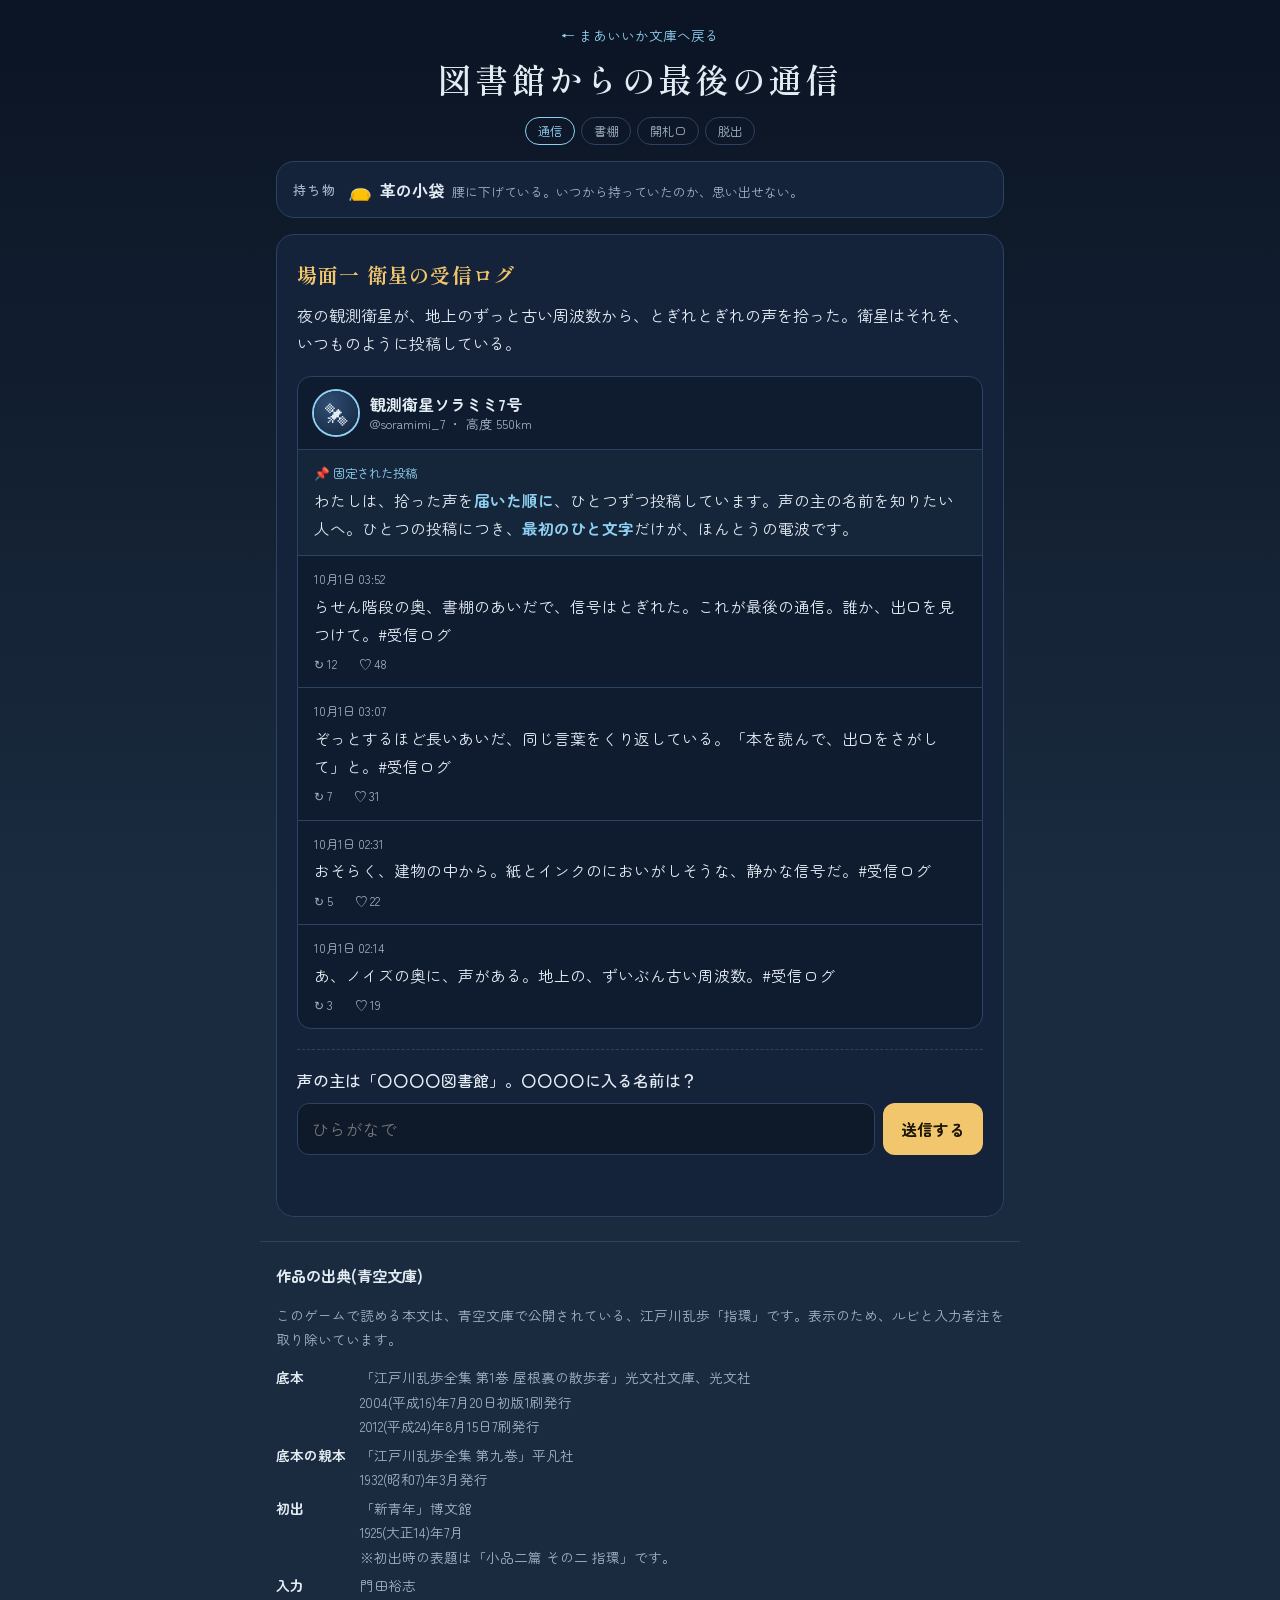
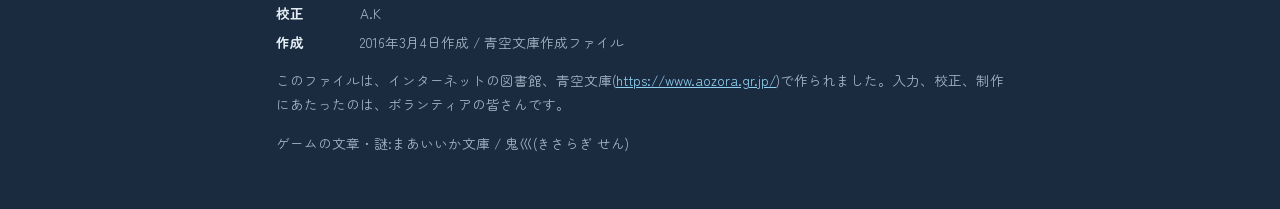
<file: library-escape/index.html>
<!DOCTYPE html>
<html lang="ja">
<head>
  <meta charset="utf-8">
  <meta name="viewport" content="width=device-width, initial-scale=1">
  <meta name="robots" content="noindex, nofollow">
  <title>図書館からの最後の通信</title>
  <meta name="description" content="人工衛星が拾った、古い図書館の最後の通信。江戸川乱歩『指環』を読んで、図書館から脱出する短い謎解きゲームです。">
  <meta name="theme-color" content="#0f1a2b">
  <link rel="icon" href="data:image/svg+xml,%3Csvg xmlns='http://www.w3.org/2000/svg' viewBox='0 0 64 64'%3E%3Ccircle cx='32' cy='32' r='30' fill='%230f1a2b'/%3E%3Ccircle cx='32' cy='32' r='11' fill='none' stroke='%23f2c66d' stroke-width='5'/%3E%3Ccircle cx='32' cy='19' r='5' fill='%23bfe6ff'/%3E%3C/svg%3E">
  <link rel="preconnect" href="https://fonts.googleapis.com">
  <link rel="preconnect" href="https://fonts.gstatic.com" crossorigin>
  <link rel="stylesheet" href="https://fonts.googleapis.com/css2?family=Shippori+Mincho:wght@400;600&family=Zen+Maru+Gothic:wght@400;500;700&display=swap">
  <link rel="stylesheet" href="style.css">
</head>
<body>
  <div class="stars" aria-hidden="true"></div>

  <header class="top">
    <a class="back-link" href="../">← まあいいか文庫へ戻る</a>
    <h1 class="game-title">図書館からの<br class="sp-only">最後の通信</h1>
    <ol class="progress" id="progress" aria-label="進みぐあい">
      <li data-step="0">通信</li>
      <li data-step="1">書棚</li>
      <li data-step="2">開札口</li>
      <li data-step="3">脱出</li>
    </ol>
  </header>

  <main class="game">

    <!-- 持ち物 -->
    <section class="inventory" aria-labelledby="inv-h">
      <h2 id="inv-h">持ち物</h2>
      <p class="inventory__item" id="inv-item"><span class="inventory__icon" aria-hidden="true">👝</span><span id="inv-name">革の小袋</span><small id="inv-note">腰に下げている。いつから持っていたのか、思い出せない。</small></p>
    </section>

    <!-- ===== 場面1:衛星からの投稿 ===== -->
    <section class="scene" id="scene-0" data-scene="0" aria-labelledby="s0-h">
      <h2 class="scene__title" id="s0-h">場面一 衛星の受信ログ</h2>
      <p class="lead">夜の観測衛星が、地上のずっと古い周波数から、とぎれとぎれの声を拾った。衛星はそれを、いつものように投稿している。</p>

      <div class="feed" aria-label="衛星の投稿">
        <div class="feed__profile">
          <span class="avatar" aria-hidden="true">🛰</span>
          <div>
            <p class="feed__name">観測衛星ソラミミ7号</p>
            <p class="feed__handle">@soramimi_7 ・ 高度 550km</p>
          </div>
        </div>

        <article class="post post--pinned">
          <p class="post__meta"><span class="pin">📌 固定された投稿</span></p>
          <p class="post__body">わたしは、拾った声を<strong>届いた順に</strong>、ひとつずつ投稿しています。声の主の名前を知りたい人へ。ひとつの投稿につき、<strong>最初のひと文字</strong>だけが、ほんとうの電波です。</p>
        </article>

        <article class="post">
          <p class="post__meta"><time datetime="2026-10-01T03:52">10月1日 03:52</time></p>
          <p class="post__body">らせん階段の奥、書棚のあいだで、信号はとぎれた。これが最後の通信。誰か、出口を見つけて。#受信ログ</p>
          <p class="post__actions" aria-hidden="true"><span>↻ 12</span><span>♡ 48</span></p>
        </article>
        <article class="post">
          <p class="post__meta"><time datetime="2026-10-01T03:07">10月1日 03:07</time></p>
          <p class="post__body">ぞっとするほど長いあいだ、同じ言葉をくり返している。「本を読んで、出口をさがして」と。#受信ログ</p>
          <p class="post__actions" aria-hidden="true"><span>↻ 7</span><span>♡ 31</span></p>
        </article>
        <article class="post">
          <p class="post__meta"><time datetime="2026-10-01T02:31">10月1日 02:31</time></p>
          <p class="post__body">おそらく、建物の中から。紙とインクのにおいがしそうな、静かな信号だ。#受信ログ</p>
          <p class="post__actions" aria-hidden="true"><span>↻ 5</span><span>♡ 22</span></p>
        </article>
        <article class="post">
          <p class="post__meta"><time datetime="2026-10-01T02:14">10月1日 02:14</time></p>
          <p class="post__body">あ、ノイズの奥に、声がある。地上の、ずいぶん古い周波数。#受信ログ</p>
          <p class="post__actions" aria-hidden="true"><span>↻ 3</span><span>♡ 19</span></p>
        </article>
      </div>

      <form class="answer" data-puzzle="library" novalidate>
        <label for="a-library">声の主は「〇〇〇〇図書館」。〇〇〇〇に入る名前は？</label>
        <div class="answer__row">
          <input id="a-library" name="answer" type="text" autocomplete="off" placeholder="ひらがなで">
          <button type="submit">送信する</button>
        </div>
        <p class="hint" aria-live="polite"></p>
      </form>
    </section>

    <!-- ===== 場面2:書棚 ===== -->
    <section class="scene" id="scene-1" data-scene="1" aria-labelledby="s1-h" hidden>
      <h2 class="scene__title" id="s1-h">場面二 あおぞら図書館の書棚</h2>
      <p class="lead">名前を呼んだとたん、景色が切りかわった。ほこりっぽい閲覧室。書棚には、背表紙の文字が消えかけた本ばかりが並んでいる。一冊だけ、まだ読める本があった。</p>

      <div class="shelf" aria-label="書棚">
        <span class="spine spine--blank" aria-hidden="true"></span>
        <span class="spine spine--blank spine--tall" aria-hidden="true"></span>
        <button type="button" class="spine spine--book" id="open-book" aria-controls="book" aria-expanded="false"><span>指環</span><small>江戸川乱歩</small></button>
        <span class="spine spine--blank" aria-hidden="true"></span>
        <span class="spine spine--blank spine--short" aria-hidden="true"></span>
        <span class="spine spine--blank" aria-hidden="true"></span>
      </div>
      <p class="small center">背表紙を押すと、本がひらきます。</p>

      <article class="book" id="book" hidden aria-labelledby="book-title">
        <header class="book__head">
          <h3 id="book-title">指環</h3>
          <p class="book__author">江戸川乱歩</p>
        </header>
        <div class="book__body" id="book-body" tabindex="0" aria-label="『指環』本文">
          <p class="loading">本をひらいています……</p>
        </div>
        <p class="book__note">本文は青空文庫のテキストから、ルビと注記を取り除いて表示しています。出典はページのいちばん下にあります。</p>
      </article>

      <form class="answer" data-puzzle="hiding" novalidate>
        <label for="a-hiding">閲覧室の扉に、こう彫られている。「指環が隠されていた場所を答えよ」</label>
        <div class="answer__row">
          <input id="a-hiding" name="answer" type="text" autocomplete="off" placeholder="例:〇〇の中">
          <button type="submit">答える</button>
        </div>
        <p class="hint" aria-live="polite"></p>
      </form>
    </section>

    <!-- ===== 場面3:開札口 ===== -->
    <section class="scene" id="scene-2" data-scene="2" aria-labelledby="s2-h" hidden>
      <h2 class="scene__title" id="s2-h">場面三 開札口</h2>
      <p class="lead">扉の向こうは、なぜか古い駅の構内だった。改札ではなく、<strong>開札口</strong>と書かれた札。鉄の柵には、四けたの数字をあわせる錠がかかっている。錠の横に、色あせた貼り紙がある。</p>

      <div class="notice">
        <p class="notice__title">開札口の暗証番号</p>
        <p class="small">『指環』の本文を読めば、四つの数がわかる。上から順に並べること。(本はもう一度ひらけます)</p>
        <ol class="notice__list">
          <li>興奮した人たちがドヤドヤと入ってきたのは、<strong>何等車</strong>の方から？</li>
          <li>Ｂが窓から投げた蜜柑は、<strong>いくつ</strong>？</li>
          <li>Ｂの<strong>最後のセリフ</strong>で、笑い声の「ハ」は<strong>いくつ</strong>並んでいる？</li>
          <li>車掌は「□の中から耳の穴まで」検べた。□に入る漢字の<strong>画数</strong>は？ (この札の「開札口」にも、同じ字がある)</li>
        </ol>
      </div>
      <p class="center"><button type="button" class="ghost-button" id="reopen-book">『指環』をもう一度ひらく</button></p>

      <form class="answer answer--code" data-puzzle="code" novalidate>
        <label for="a-code">四けたの暗証番号</label>
        <div class="answer__row">
          <input id="a-code" name="answer" type="text" inputmode="numeric" autocomplete="off" maxlength="8" placeholder="0000">
          <button type="submit">錠をまわす</button>
        </div>
        <p class="hint" aria-live="polite"></p>
      </form>
    </section>

    <!-- ===== 場面4:脱出 ===== -->
    <section class="scene" id="scene-3" data-scene="3" aria-labelledby="s3-h" hidden>
      <h2 class="scene__title" id="s3-h">場面四 開札口を出る</h2>
      <p class="lead">カチリ、と錠がはずれた。柵を押して、開札口を出る。その瞬間、腰に下げた煙草入れが、さっきより少しだけ重くなった気がした。</p>
      <p class="center"><button type="button" class="big-button" id="open-pouch">煙草入れの底をさぐる</button></p>

      <div class="ending" id="ending" hidden>
        <div class="ring" aria-hidden="true"><span class="ring__band"></span><span class="ring__stone"></span></div>
        <p class="ending__title">ダイヤの指環が出てきた。</p>
        <p>あの汽車の男が、こっそり「しのばせて置いた」場所。開札口を出るときに取り戻されるはずだった指環は、なぜか、まだここにある。</p>
        <p>見上げると、夜空のどこかで、小さな衛星が光った。</p>
        <p class="escaped">脱出成功</p>
        <p class="satellite-post"><span aria-hidden="true">🛰</span> @soramimi_7「あおぞら図書館からの通信、終了。出口は見つかったみたい。おやすみなさい。」</p>
        <p class="center"><button type="button" class="ghost-button" id="restart">はじめから遊ぶ</button> <a class="ghost-button" href="../">まあいいか文庫へ戻る</a></p>
      </div>
    </section>

  </main>

  <footer class="credits">
    <h2>作品の出典(青空文庫)</h2>
    <p>このゲームで読める本文は、青空文庫で公開されている、江戸川乱歩「指環」です。表示のため、ルビと入力者注を取り除いています。</p>
    <dl>
      <dt>底本</dt><dd>「江戸川乱歩全集 第1巻 屋根裏の散歩者」光文社文庫、光文社<br>2004(平成16)年7月20日初版1刷発行<br>2012(平成24)年8月15日7刷発行</dd>
      <dt>底本の親本</dt><dd>「江戸川乱歩全集 第九巻」平凡社<br>1932(昭和7)年3月発行</dd>
      <dt>初出</dt><dd>「新青年」博文館<br>1925(大正14)年7月<br>※初出時の表題は「小品二篇 その二 指環」です。</dd>
      <dt>入力</dt><dd>門田裕志</dd>
      <dt>校正</dt><dd>A.K</dd>
      <dt>作成</dt><dd>2016年3月4日作成 / 青空文庫作成ファイル</dd>
    </dl>
    <p>このファイルは、インターネットの図書館、青空文庫(<a href="https://www.aozora.gr.jp/">https://www.aozora.gr.jp/</a>)で作られました。入力、校正、制作にあたったのは、ボランティアの皆さんです。</p>
    <p class="small">ゲームの文章・謎:まあいいか文庫 / 鬼巛(きさらぎ せん)</p>
  </footer>

  <script src="text.js"></script>
  <script src="game.js"></script>
</body>
</html>
</file>
<file: library-escape/style.css>
/* 図書館からの最後の通信 */
:root {
  --sky-top: #0b1424;
  --sky-bottom: #1a2b3f;
  --panel: #15233a;
  --panel-soft: #1d2f4a;
  --line: #2c4262;
  --text: #e3ebf3;
  --text-muted: #a3b4c6;
  --accent: #f2c66d;          /* 指環・金色 */
  --accent-ink: #1b1608;
  --signal: #8fd0f2;          /* 衛星の電波 */
  --paper: #f6efdf;           /* 本のページ */
  --paper-ink: #2d2a24;
  --paper-muted: #786f60;
  --ok: #8fd3b7;
  --ng: #ffb4a2;
  --focus: #8fd0f2;
  --font-ui: "Zen Maru Gothic", "Hiragino Maru Gothic ProN", "Hiragino Sans", "Yu Gothic", "Meiryo", sans-serif;
  --font-story: "Shippori Mincho", "Hiragino Mincho ProN", "Yu Mincho", "YuMincho", "Noto Serif JP", serif;
  --radius: 18px;
  color-scheme: dark;
}

* { box-sizing: border-box; }
html { -webkit-text-size-adjust: 100%; background: var(--sky-bottom); }
body {
  margin: 0;
  min-height: 100vh;
  background: linear-gradient(180deg, var(--sky-top), var(--sky-bottom)) fixed;
  color: var(--text);
  font-family: var(--font-ui);
  line-height: 1.8;
  overflow-x: hidden;
}
a { color: var(--signal); }
:focus-visible { outline: 3px solid var(--focus); outline-offset: 3px; border-radius: 6px; }
[hidden] { display: none !important; }
.small { font-size: 0.85rem; color: var(--text-muted); }
.center { text-align: center; }
.sp-only { display: none; }

/* 星 */
.stars {
  position: fixed; inset: 0; z-index: -1; pointer-events: none;
  background-image:
    radial-gradient(1.5px 1.5px at 12% 18%, #fff 60%, transparent),
    radial-gradient(1px 1px at 28% 62%, #cfe8ff 60%, transparent),
    radial-gradient(1.5px 1.5px at 47% 12%, #fff 60%, transparent),
    radial-gradient(1px 1px at 66% 38%, #fff 60%, transparent),
    radial-gradient(1.5px 1.5px at 82% 22%, #ffe9b8 60%, transparent),
    radial-gradient(1px 1px at 90% 70%, #fff 60%, transparent),
    radial-gradient(1px 1px at 8% 82%, #cfe8ff 60%, transparent),
    radial-gradient(1.5px 1.5px at 56% 88%, #fff 60%, transparent);
  opacity: 0.75;
}

/* ヘッダー */
.top { max-width: 760px; margin: 0 auto; padding: 20px 16px 4px; text-align: center; }
.back-link { display: inline-block; font-size: 0.85rem; text-decoration: none; margin-bottom: 8px; }
.back-link:hover { text-decoration: underline; }
.game-title {
  margin: 0; font-family: var(--font-story); font-weight: 600;
  font-size: clamp(1.5rem, 5vw, 2.1rem); letter-spacing: 0.08em; line-height: 1.4;
}
.progress { list-style: none; display: flex; justify-content: center; gap: 6px; padding: 0; margin: 14px 0 0; flex-wrap: wrap; }
.progress li {
  font-size: 0.78rem; padding: 2px 12px; border-radius: 999px;
  border: 1px solid var(--line); color: var(--text-muted);
}
.progress li.is-current { border-color: var(--signal); color: var(--signal); }
.progress li.is-done { background: var(--panel-soft); color: var(--ok); border-color: transparent; }
.progress li.is-done::before { content: "✓ "; }

/* 本体 */
.game { max-width: 760px; margin: 0 auto; padding: 12px 16px 24px; }

.inventory {
  display: flex; align-items: center; gap: 12px; flex-wrap: wrap;
  background: var(--panel); border: 1px solid var(--line); border-radius: var(--radius);
  padding: 10px 16px; margin-bottom: 16px;
}
.inventory h2 { margin: 0; font-size: 0.8rem; color: var(--text-muted); font-weight: 500; letter-spacing: 0.1em; }
.inventory__item { margin: 0; display: flex; align-items: baseline; gap: 8px; flex-wrap: wrap; flex: 1; min-width: 0; }
.inventory__icon { font-size: 1.2rem; }
#inv-name { font-weight: 700; }
.inventory__item small { color: var(--text-muted); font-size: 0.8rem; }
.inventory__item.is-new #inv-name { animation: glow 1.4s ease-out; }
@keyframes glow { 0% { color: var(--accent); text-shadow: 0 0 12px var(--accent); } 100% { color: inherit; text-shadow: none; } }

.scene {
  background: var(--panel); border: 1px solid var(--line); border-radius: var(--radius);
  padding: 22px 20px 24px; animation: fade-in 0.6s ease-out;
}
@keyframes fade-in { from { opacity: 0; transform: translateY(8px); } to { opacity: 1; transform: none; } }
.scene__title { margin: 0 0 8px; font-family: var(--font-story); font-size: 1.25rem; letter-spacing: 0.06em; color: var(--accent); }
.scene__title:focus { outline: none; }
.lead { margin: 0 0 18px; }

/* SNS 風の投稿 */
.feed { background: #0f1b2e; border: 1px solid var(--line); border-radius: 14px; overflow: hidden; margin-bottom: 20px; }
.feed__profile { display: flex; gap: 12px; align-items: center; padding: 14px 16px; border-bottom: 1px solid var(--line); }
.avatar {
  width: 44px; height: 44px; flex: none; border-radius: 50%; display: grid; place-items: center;
  background: radial-gradient(circle at 35% 30%, #2f4e74, #12233a); font-size: 1.4rem;
  box-shadow: 0 0 0 2px var(--signal);
}
.feed__name { margin: 0; font-weight: 700; line-height: 1.4; }
.feed__handle { margin: 0; font-size: 0.8rem; color: var(--text-muted); line-height: 1.4; }
.post { padding: 12px 16px; border-bottom: 1px solid var(--line); }
.post:last-child { border-bottom: 0; }
.post--pinned { background: rgba(143, 208, 242, 0.06); }
.post__meta { margin: 0; font-size: 0.78rem; color: var(--text-muted); }
.pin { color: var(--signal); }
.post__body { margin: 2px 0 0; font-size: 0.98rem; overflow-wrap: anywhere; }
.post__body strong { color: var(--signal); font-weight: 700; }
.post__actions { margin: 4px 0 0; display: flex; gap: 22px; font-size: 0.78rem; color: var(--text-muted); }

/* 答えの欄 */
.answer { margin-top: 20px; padding-top: 16px; border-top: 1px dashed var(--line); }
.answer label { display: block; font-weight: 500; margin-bottom: 8px; }
.answer__row { display: flex; gap: 8px; }
.answer input {
  flex: 1; min-width: 0; font: inherit; font-size: 1.05rem; color: var(--text);
  background: #0e192a; border: 1px solid var(--line); border-radius: 12px; padding: 10px 14px;
}
.answer--code input { letter-spacing: 0.4em; font-variant-numeric: tabular-nums; text-align: center; max-width: 220px; }
.answer button, .big-button, .ghost-button {
  font: inherit; font-weight: 700; cursor: pointer; border-radius: 12px; padding: 10px 18px;
  border: 0; background: var(--accent); color: var(--accent-ink); white-space: nowrap;
}
.answer button:hover, .big-button:hover { filter: brightness(1.08); }
.ghost-button {
  display: inline-block; background: transparent; color: var(--signal); border: 1px solid var(--line);
  font-weight: 500; text-decoration: none; margin: 4px;
}
.ghost-button:hover { border-color: var(--signal); }
.big-button { font-size: 1.1rem; padding: 14px 28px; box-shadow: 0 0 24px -6px var(--accent); }
.hint { margin: 10px 0 0; min-height: 1.8em; color: var(--ng); font-size: 0.92rem; }
.hint.is-shake { animation: shake 0.35s; }
@keyframes shake { 25% { transform: translateX(-4px); } 75% { transform: translateX(4px); } }

/* 書棚 */
.shelf {
  display: flex; align-items: flex-end; justify-content: center; gap: 6px;
  padding: 18px 12px 0; min-height: 180px;
  background: linear-gradient(180deg, #2a1f17, #3a2a1d);
  border-radius: 10px; border-bottom: 12px solid #5a4029;
}
.spine { display: block; width: 34px; height: 140px; border-radius: 4px 4px 0 0; background: #4f3b5a; opacity: 0.75; }
.spine:nth-child(2) { background: #3c5566; }
.spine:nth-child(4) { background: #6b4a3a; }
.spine:nth-child(6) { background: #415a45; }
.spine--tall { height: 156px; }
.spine--short { height: 116px; }
.spine--book {
  width: 52px; height: 150px; opacity: 1; cursor: pointer; border: 0;
  background: linear-gradient(90deg, #6e1f22, #8f2d2f 40%, #6e1f22);
  color: #f6e3b0; font-family: var(--font-story); padding: 10px 0;
  display: flex; flex-direction: column; align-items: center; gap: 6px;
  writing-mode: vertical-rl; box-shadow: 0 0 16px -2px rgba(242, 198, 109, 0.6);
  transition: transform 0.2s;
}
.spine--book span { font-size: 1.05rem; letter-spacing: 0.3em; }
.spine--book small { font-size: 0.65rem; letter-spacing: 0.15em; }
.spine--book:hover, .spine--book[aria-expanded="true"] { transform: translateY(-10px); }

/* 本 */
.book {
  margin: 16px 0 0; background: var(--paper); color: var(--paper-ink);
  border-radius: 6px; padding: 20px 18px; box-shadow: 0 10px 30px -10px rgba(0, 0, 0, 0.6);
}
.book__head { text-align: center; border-bottom: 1px solid #d9ccb0; padding-bottom: 10px; margin-bottom: 10px; }
.book__head h3 { margin: 0; font-family: var(--font-story); font-size: 1.5rem; letter-spacing: 0.3em; }
.book__author { margin: 0; color: var(--paper-muted); font-family: var(--font-story); }
.book__body { max-height: 60vh; overflow-y: auto; font-family: var(--font-story); font-size: 1.02rem; line-height: 2; padding-right: 6px; }
.book__body p { margin: 0 0 0.6em; padding-left: 2em; text-indent: -2em; }
.speaker {
  display: inline-block; width: 1.6em; margin-right: 0.4em; text-indent: 0; text-align: center;
  font-weight: 600; border-radius: 4px; font-size: 0.85em;
}
.speaker--Ａ { background: #dde8ef; color: #2b4a5f; }
.speaker--Ｂ { background: #f0dccf; color: #6b3420; }
.book__note { margin: 12px 0 0; font-size: 0.78rem; color: var(--paper-muted); }
.book .loading, .book .error { text-indent: 0; padding: 0; }
.book .error { color: #9b2c1f; }

/* 貼り紙 */
.notice {
  background: #efe3c4; color: #3a3122; border-radius: 4px; padding: 16px 18px 12px;
  transform: rotate(-0.6deg); box-shadow: 0 8px 20px -10px rgba(0, 0, 0, 0.7); margin-bottom: 12px;
}
.notice__title { margin: 0; font-family: var(--font-story); font-weight: 600; font-size: 1.15rem; text-align: center; letter-spacing: 0.15em; }
.notice .small { color: #6d5f45; text-align: center; margin: 2px 0 8px; }
.notice__list { margin: 0; padding-left: 1.6em; }
.notice__list li { margin-bottom: 6px; }

/* 結末 */
.ending { text-align: center; margin-top: 18px; animation: fade-in 1s ease-out; }
.ending__title { font-family: var(--font-story); font-size: 1.4rem; color: var(--accent); margin: 8px 0; }
.ending__title:focus { outline: none; }
.ring { position: relative; width: 96px; height: 110px; margin: 0 auto; animation: rise 1.6s ease-out; }
.ring__band { position: absolute; left: 14px; bottom: 0; width: 68px; height: 68px; border-radius: 50%; border: 9px solid var(--accent); box-shadow: 0 0 22px rgba(242, 198, 109, 0.55); }
.ring__stone {
  position: absolute; left: 33px; top: 6px; width: 30px; height: 30px; transform: rotate(45deg);
  background: linear-gradient(135deg, #ffffff, #bfe6ff 50%, #7fb7e0); border-radius: 4px;
  box-shadow: 0 0 18px #bfe6ff;
}
@keyframes rise { from { opacity: 0; transform: translateY(30px) scale(0.6); } to { opacity: 1; transform: none; } }
.escaped {
  display: inline-block; margin: 10px 0; padding: 4px 22px; border: 2px solid var(--ok); color: var(--ok);
  font-weight: 700; font-size: 1.3rem; letter-spacing: 0.4em; border-radius: 8px;
}
.satellite-post { font-size: 0.9rem; color: var(--text-muted); background: #0f1b2e; border-radius: 12px; padding: 10px 14px; text-align: left; }

/* クレジット */
.credits {
  max-width: 760px; margin: 0 auto; padding: 20px 16px 40px;
  color: var(--text-muted); font-size: 0.85rem; border-top: 1px solid var(--line);
}
.credits h2 { font-size: 0.95rem; color: var(--text); margin: 0 0 6px; }
.credits dl { display: grid; grid-template-columns: max-content 1fr; gap: 4px 14px; margin: 10px 0; }
.credits dt { font-weight: 700; color: var(--text); }
.credits dd { margin: 0; }

@media (max-width: 520px) {
  .sp-only { display: inline; }
  .scene { padding: 18px 14px 20px; }
  .answer__row { flex-direction: column; }
  .answer--code input { max-width: none; }
  .spine { width: 26px; }
  .spine--book { width: 46px; }
  .credits dl { grid-template-columns: 1fr; }
  .credits dd { margin-bottom: 6px; }
}

@media (prefers-reduced-motion: reduce) {
  *, *::before, *::after { animation: none !important; transition: none !important; }
}
</file>
